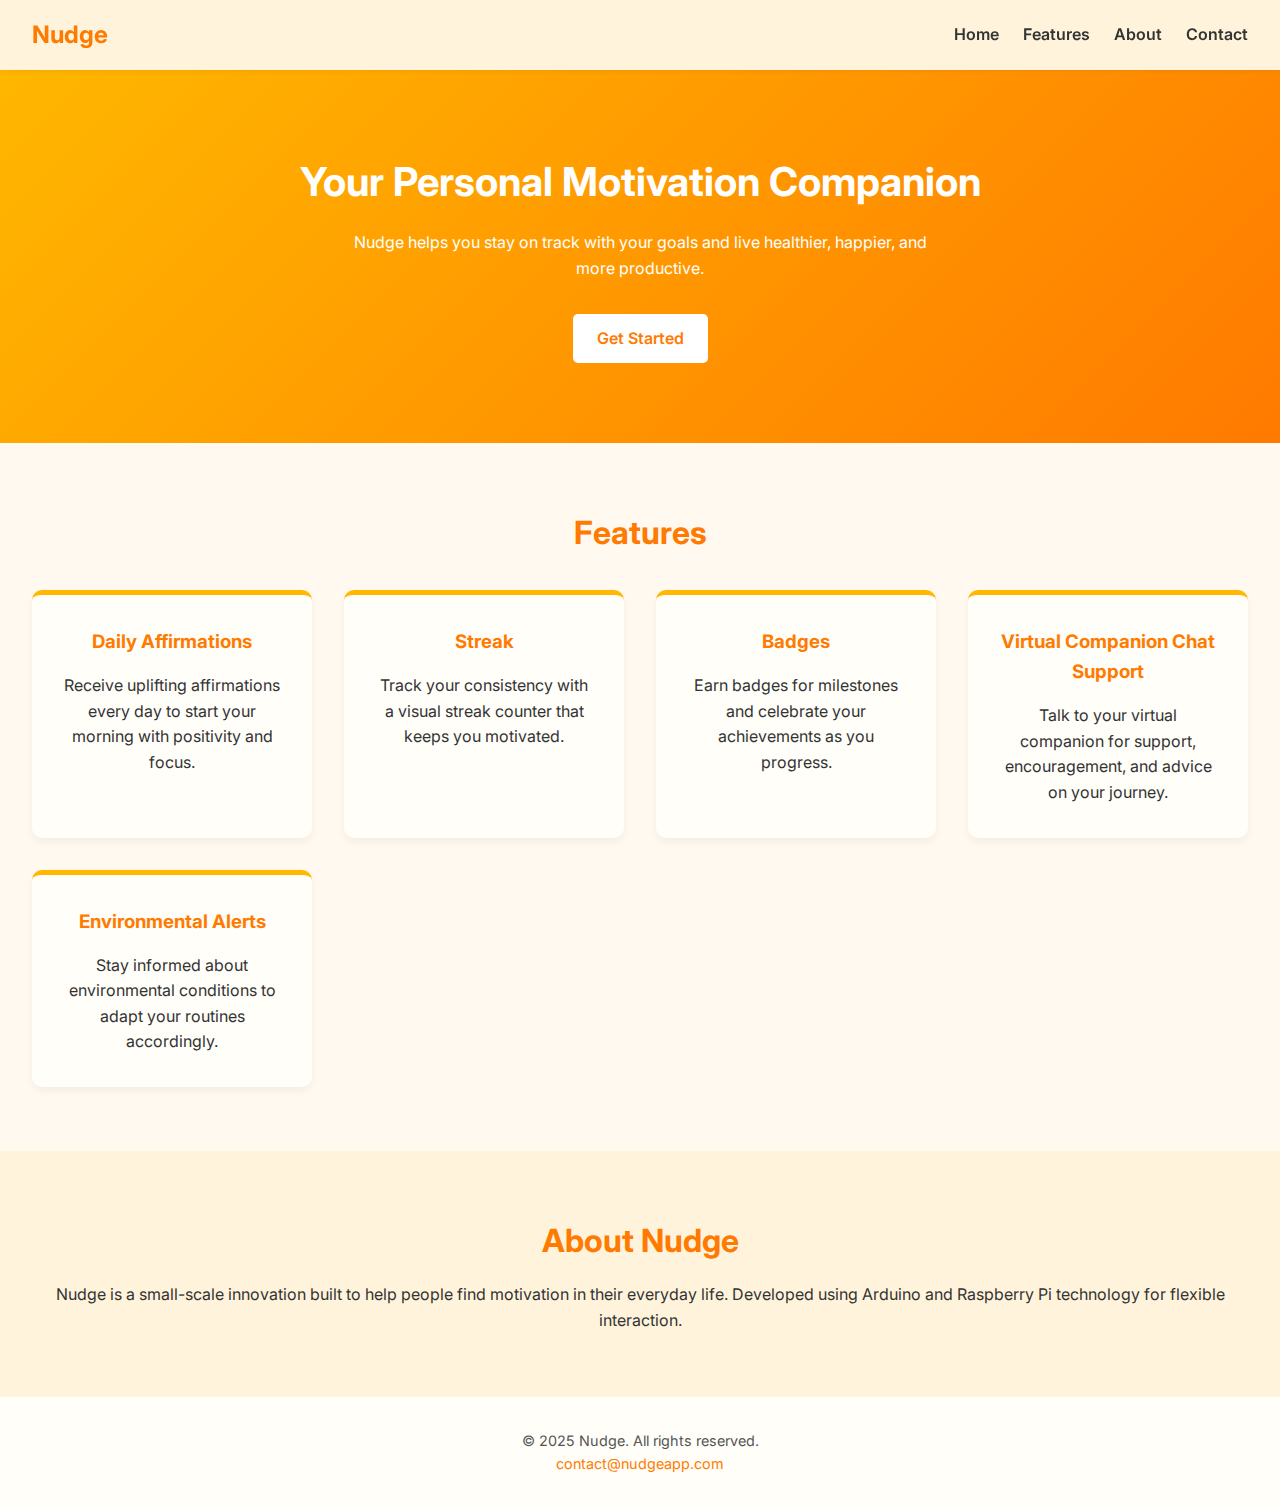
<file: index.html>
<!DOCTYPE html>
<html lang="en">
<head>
  <meta charset="UTF-8" />
  <meta name="viewport" content="width=device-width, initial-scale=1.0" />
  <meta name="description" content="Nudge - Motivation Companion">
  <title>Nudge</title>

  <!-- Google Fonts -->
  <link rel="preconnect" href="https://fonts.googleapis.com">
  <link rel="preconnect" href="https://fonts.gstatic.com" crossorigin>
  <link href="https://fonts.googleapis.com/css2?family=Inter:wght@400;600;700&display=swap" rel="stylesheet">

  <!-- External CSS -->
  <link rel="stylesheet" href="style.css">
</head>
<body>
  <header>
    <div class="logo">Nudge</div>
    <nav>
      <ul>
        <li><a href="#">Home</a></li>
        <li><a href="#features">Features</a></li>
        <li><a href="#about">About</a></li>
        <li><a href="#contact">Contact</a></li>
      </ul>
    </nav>
  </header>

  <section class="hero">
    <div class="hero-content">
      <h1>Your Personal Motivation Companion</h1>
      <p>Nudge helps you stay on track with your goals and live healthier, happier, and more productive.</p>
      <a href="visualizer.html" class="btn">Get Started</a>
    </div>
  </section>

  <section id="features" class="features">
    <h2>Features</h2>
    <div class="feature-grid">
      <div class="feature-card">
        <h3>Daily Affirmations</h3>
        <p>Receive uplifting affirmations every day to start your morning with positivity and focus.</p>
      </div>
      <div class="feature-card">
        <h3>Streak</h3>
        <p>Track your consistency with a visual streak counter that keeps you motivated.</p>
      </div>
      <div class="feature-card">
        <h3>Badges</h3>
        <p>Earn badges for milestones and celebrate your achievements as you progress.</p>
      </div>
      <div class="feature-card">
        <h3>Virtual Companion Chat Support</h3>
        <p>Talk to your virtual companion for support, encouragement, and advice on your journey.</p>
      </div>
      <div class="feature-card">
        <h3>Environmental Alerts</h3>
        <p>Stay informed about environmental conditions to adapt your routines accordingly.</p>
      </div>
    </div>
  </section>

  <section id="about" class="about">
    <h2>About Nudge</h2>
    <p>Nudge is a small-scale innovation built to help people find motivation in their everyday life. Developed using Arduino and Raspberry Pi technology for flexible interaction.</p>
  </section>

  <footer id="contact">
    <p>&copy; 2025 Nudge. All rights reserved.</p>
    <p><a href="mailto:contact@nudgeapp.com">contact@nudgeapp.com</a></p>
  </footer>
</body>
</html>
</file>
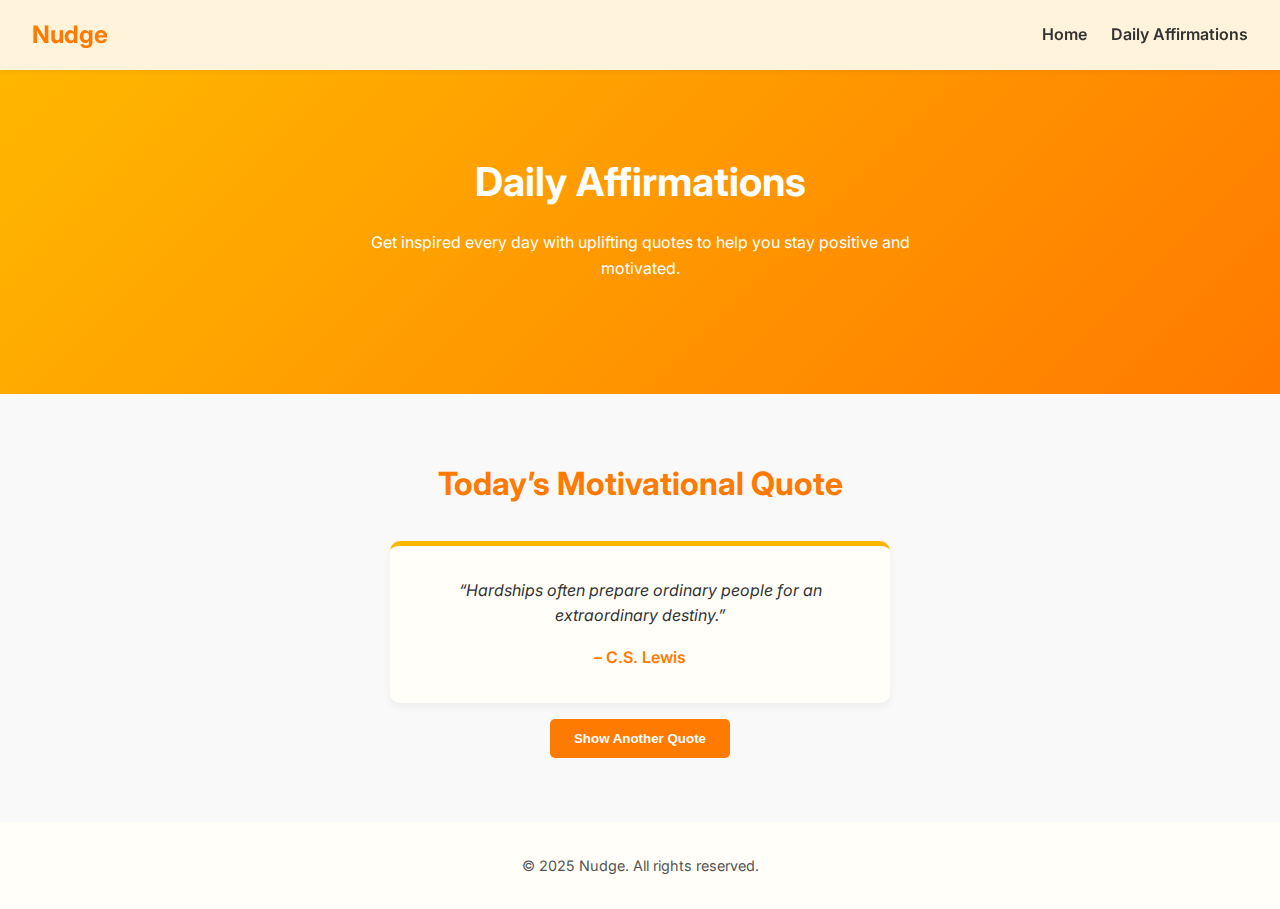
<file: affirmations.html>
<!DOCTYPE html>
<html lang="en">
<head>
  <meta charset="UTF-8" />
  <meta name="viewport" content="width=device-width, initial-scale=1.0" />
  <meta name="description" content="Daily Affirmations – Nudge">
  <title>Daily Affirmations – Nudge</title>

  <!-- Fonts + CSS -->
  <link rel="preconnect" href="https://fonts.googleapis.com">
  <link rel="preconnect" href="https://fonts.gstatic.com" crossorigin>
  <link href="https://fonts.googleapis.com/css2?family=Inter:wght@400;600;700&display=swap" rel="stylesheet">
  <link rel="stylesheet" href="style.css">
</head>
<body>
  <header>
    <div class="logo">Nudge</div>
    <nav>
      <ul>
        <li><a href="index.html">Home</a></li>
        <li><a href="#">Daily Affirmations</a></li>
      </ul>
    </nav>
  </header>

  <section class="hero">
    <div class="hero-content">
      <h1>Daily Affirmations</h1>
      <p>Get inspired every day with uplifting quotes to help you stay positive and motivated.</p>
    </div>
  </section>

  <section class="affirmations">
    <h2>Today’s Motivational Quote</h2>
    <div class="quote-card" id="quoteBox">
      <!-- JS inserts quote here -->
    </div>
    <!-- 👇 Button moved directly after the box -->
    <div class="quote-btn-container">
      <button id="newQuoteBtn" class="feature-btn">Show Another Quote</button>
    </div>
  </section>

  <footer>
    <p>&copy; 2025 Nudge. All rights reserved.</p>
  </footer>

  <script src="affirmations.js"></script>
</body>
</html>
</file>
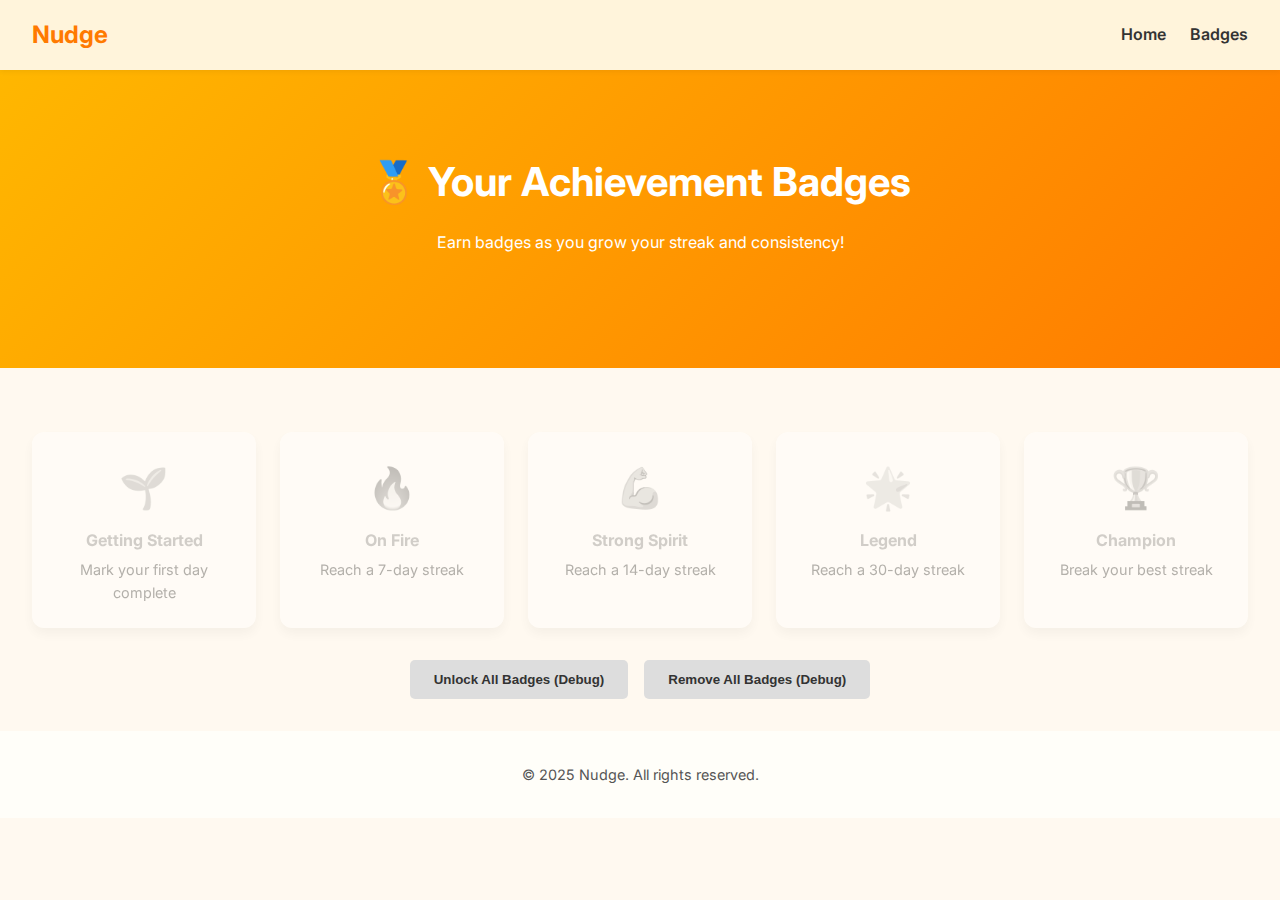
<file: badges.html>
<!DOCTYPE html>
<html lang="en">
<head>
  <meta charset="UTF-8" />
  <meta name="viewport" content="width=device-width, initial-scale=1.0" />
  <meta name="description" content="Badges – Nudge">
  <title>Badges – Nudge</title>

  <!-- Fonts + CSS -->
  <link rel="preconnect" href="https://fonts.googleapis.com">
  <link rel="preconnect" href="https://fonts.gstatic.com" crossorigin>
  <link href="https://fonts.googleapis.com/css2?family=Inter:wght@400;600;700&display=swap" rel="stylesheet">
  <link rel="stylesheet" href="style.css">
</head>
<body>
  <header>
    <div class="logo">Nudge</div>
    <nav>
      <ul>
        <li><a href="index.html">Home</a></li>
        <li><a href="#">Badges</a></li>
      </ul>
    </nav>
  </header>

  <section class="hero">
    <div class="hero-content">
      <h1>🏅 Your Achievement Badges</h1>
      <p>Earn badges as you grow your streak and consistency!</p>
    </div>
  </section>

<section class="badges-section">
  <div class="badge-grid" id="badgeGrid">
    <!-- Badges will be inserted here by JS -->
  </div>
  <div class="debug-btn-container">
    <button id="unlockAllBtn" class="feature-btn">Unlock All Badges (Debug)</button>
    <button id="resetAllBtn" class="feature-btn">Remove All Badges (Debug)</button>
  </div>
</section>

  <footer>
    <p>&copy; 2025 Nudge. All rights reserved.</p>
  </footer>

  <script src="badges.js"></script>
</body>
</html>
</file>
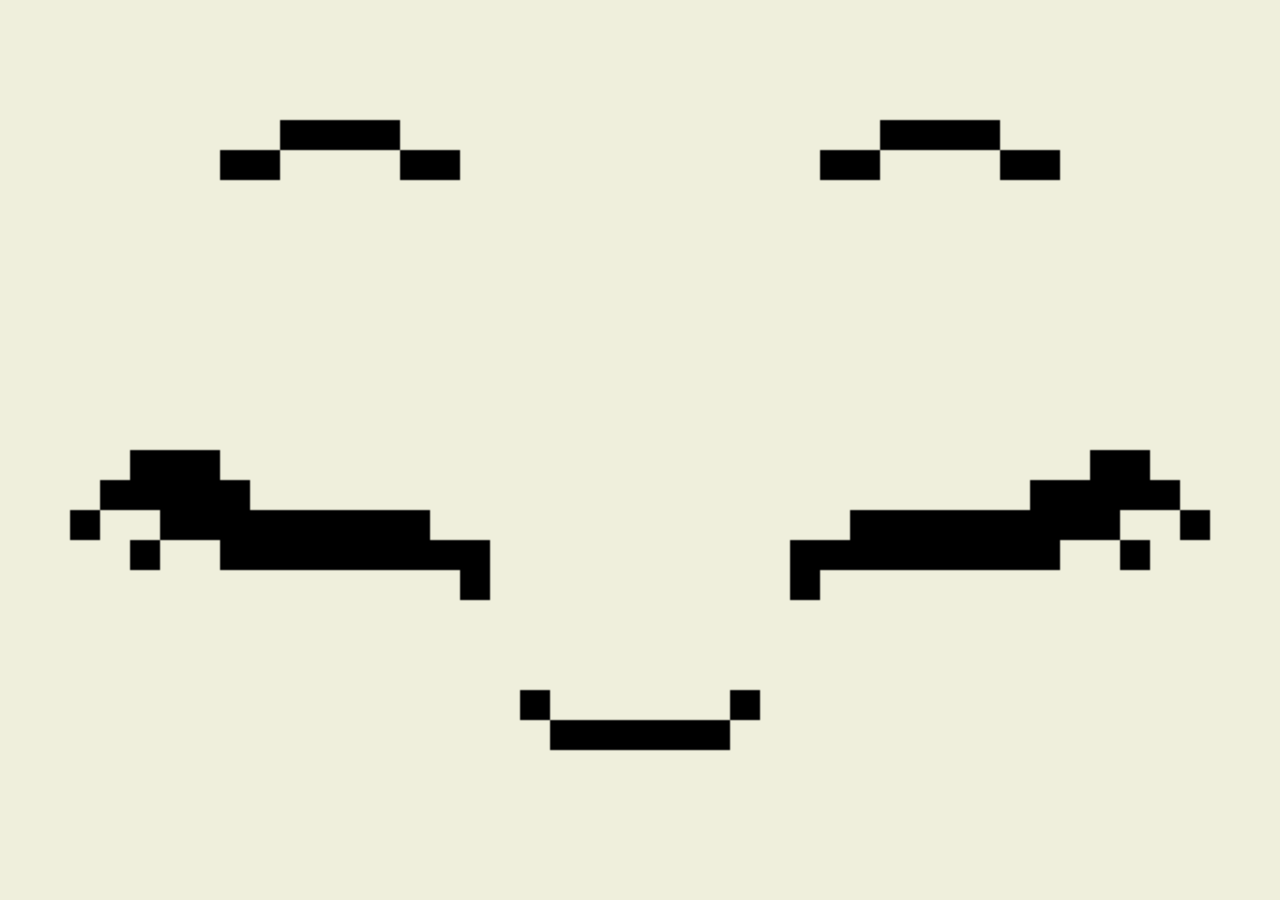
<file: idle.html>
<!DOCTYPE html>
<html lang="en">
<head>
  <meta charset="UTF-8">
  <meta name="viewport" content="width=device-width, initial-scale=1.0">
  <meta name="description" content="Nudge - Idle Screen">
  <title>Idle - Nudge</title>
  <link rel="stylesheet" href="style.css">
  <style>
    /* Fullscreen Paula GIF */
    html, body {
      margin: 0;
      padding: 0;
      height: 100%;
      width: 100%;
      background: #000; /* black background for contrast */
      display: flex;
      align-items: center;
      justify-content: center;
      cursor: pointer; /* show pointer so user knows it’s clickable */
    }

    .paula-gif-fullscreen {
      width: 100%;
      height: 100%;
      object-fit: cover;
    }
  </style>
</head>
<body onclick="window.location.href='index.html'">
  <img src="paula.gif" alt="Paula Companion" class="paula-gif-fullscreen">
</body>
</html>
</file>
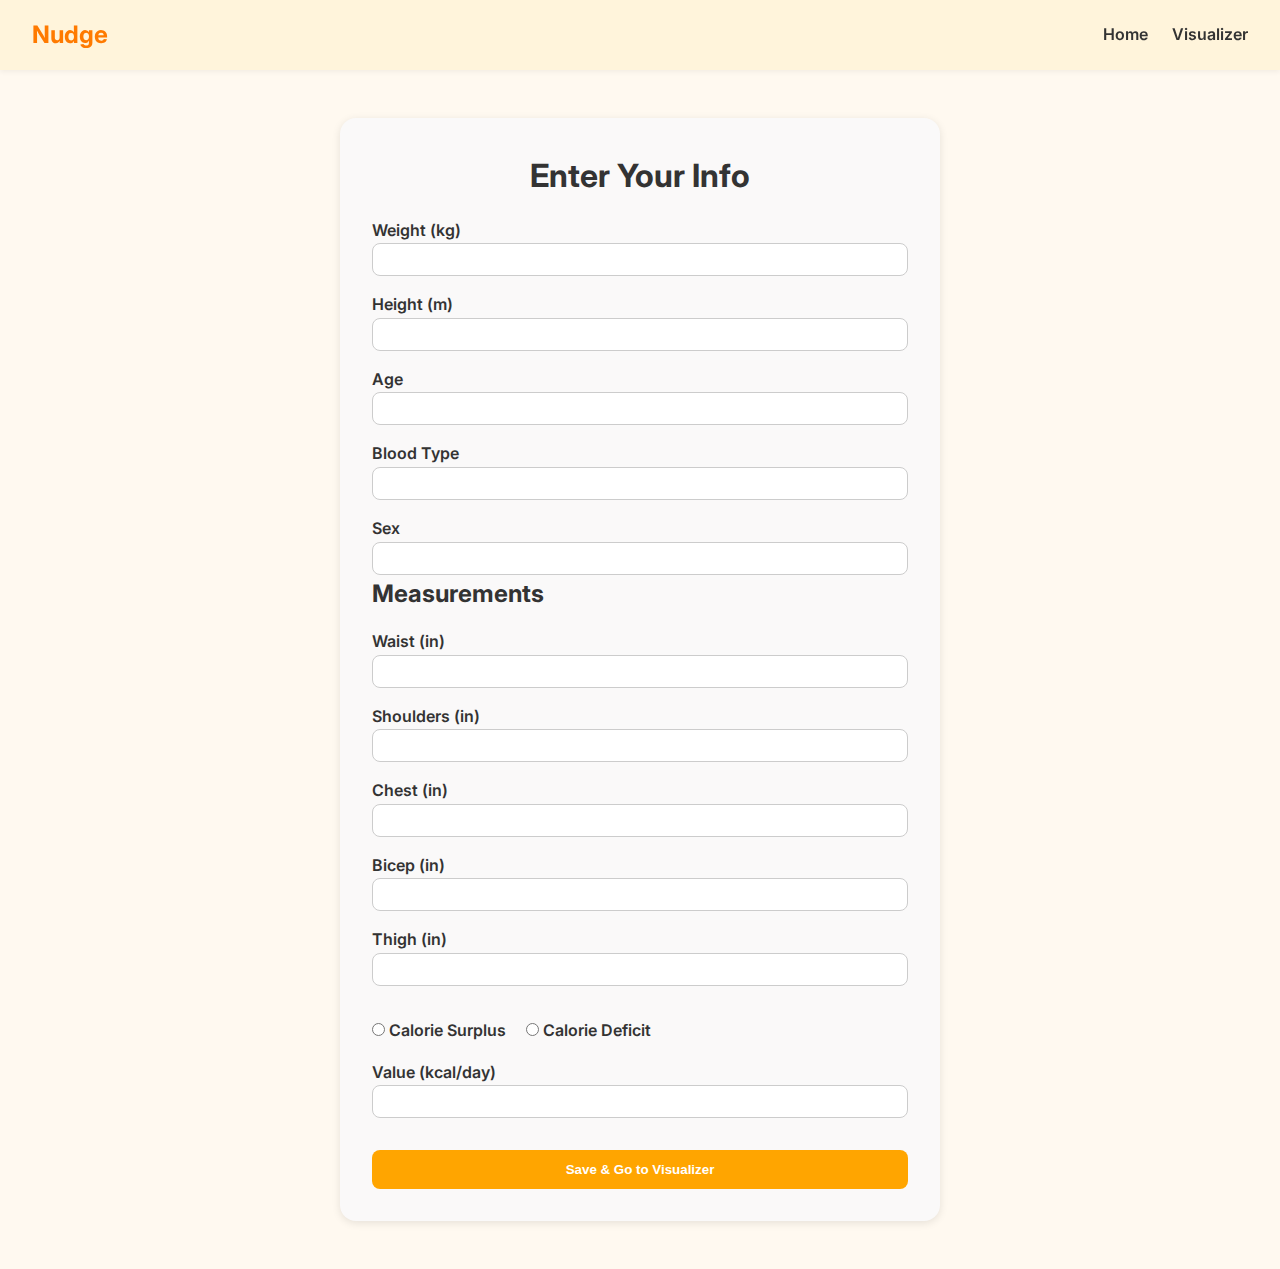
<file: input.html>
<!DOCTYPE html>
<html lang="en">
<head>
  <meta charset="UTF-8">
  <meta name="viewport" content="width=device-width, initial-scale=1.0">
  <title>Nudge - Input Data</title>
  <link rel="preconnect" href="https://fonts.googleapis.com">
  <link rel="preconnect" href="https://fonts.gstatic.com" crossorigin>
  <link href="https://fonts.googleapis.com/css2?family=Inter:wght@400;600;700&display=swap" rel="stylesheet">
  <link rel="stylesheet" href="style.css">
  <style>
    .input-form{
      max-width:600px;
      margin:3rem auto;
      padding:2rem;
      background:#faf9f9;
      border-radius:1rem;
      box-shadow:0 2px 8px rgba(0,0,0,0.1);
    }
    .input-form h1{
      text-align:center;
      margin-bottom:1rem;
    }
    .input-form label{
      display:block;
      font-weight:600;
      margin-top:1rem;
    }
    .input-form input[type="text"],
    .input-form input[type="number"]{
      width:100%;
      padding:0.5rem;
      border:1px solid #ccc;
      border-radius:0.5rem;
    }
    .checkbox-group{
      margin-top:1rem;
    }
    .checkbox-group label{
      display:inline-block;
      margin-right:1rem;
    }
    .input-form button{
      margin-top:2rem;
      width:100%;
      padding:0.75rem;
      background:orange;
      color:#fff;
      border:none;
      border-radius:0.5rem;
      font-weight:700;
      cursor:pointer;
    }
  </style>
</head>
<body>
  <header>
    <div class="logo">Nudge</div>
    <nav>
      <ul>
        <li><a href="index.html">Home</a></li>
        <li><a href="visualizer.html">Visualizer</a></li>
      </ul>
    </nav>
  </header>

  <div class="input-form">
    <h1>Enter Your Info</h1>
    <label>Weight (kg)</label>
    <input type="number" id="weight">
    <label>Height (m)</label>
    <input type="number" step="0.01" id="height">
    <label>Age</label>
    <input type="number" id="age">
    <label>Blood Type</label>
    <input type="text" id="bloodType">
    <label>Sex</label>
    <input type="text" id="sex">

    <h2>Measurements</h2>
    <label>Waist (in)</label><input type="number" id="waist">
    <label>Shoulders (in)</label><input type="number" id="shoulders">
    <label>Chest (in)</label><input type="number" id="chest">
    <label>Bicep (in)</label><input type="number" id="bicep">
    <label>Thigh (in)</label><input type="number" id="thigh">

    <div class="checkbox-group">
      <label><input type="radio" name="calorie" value="surplus"> Calorie Surplus</label>
      <label><input type="radio" name="calorie" value="deficit"> Calorie Deficit</label>
    </div>
    <label>Value (kcal/day)</label>
    <input type="number" id="calorieValue">

    <button onclick="saveData()">Save & Go to Visualizer</button>
  </div>

  <script>
    function saveData(){
      const data={
        weight:document.getElementById('weight').value,
        height:document.getElementById('height').value,
        age:document.getElementById('age').value,
        bloodType:document.getElementById('bloodType').value,
        sex:document.getElementById('sex').value,
        waist:document.getElementById('waist').value,
        shoulders:document.getElementById('shoulders').value,
        chest:document.getElementById('chest').value,
        bicep:document.getElementById('bicep').value,
        thigh:document.getElementById('thigh').value,
        caloriePlan:document.querySelector('input[name="calorie"]:checked')?.value || '',
        calorieValue:document.getElementById('calorieValue').value
      };
      localStorage.setItem('userData',JSON.stringify(data));
      window.location.href='visualizer.html';
    }
  </script>
</body>
</html>
</file>
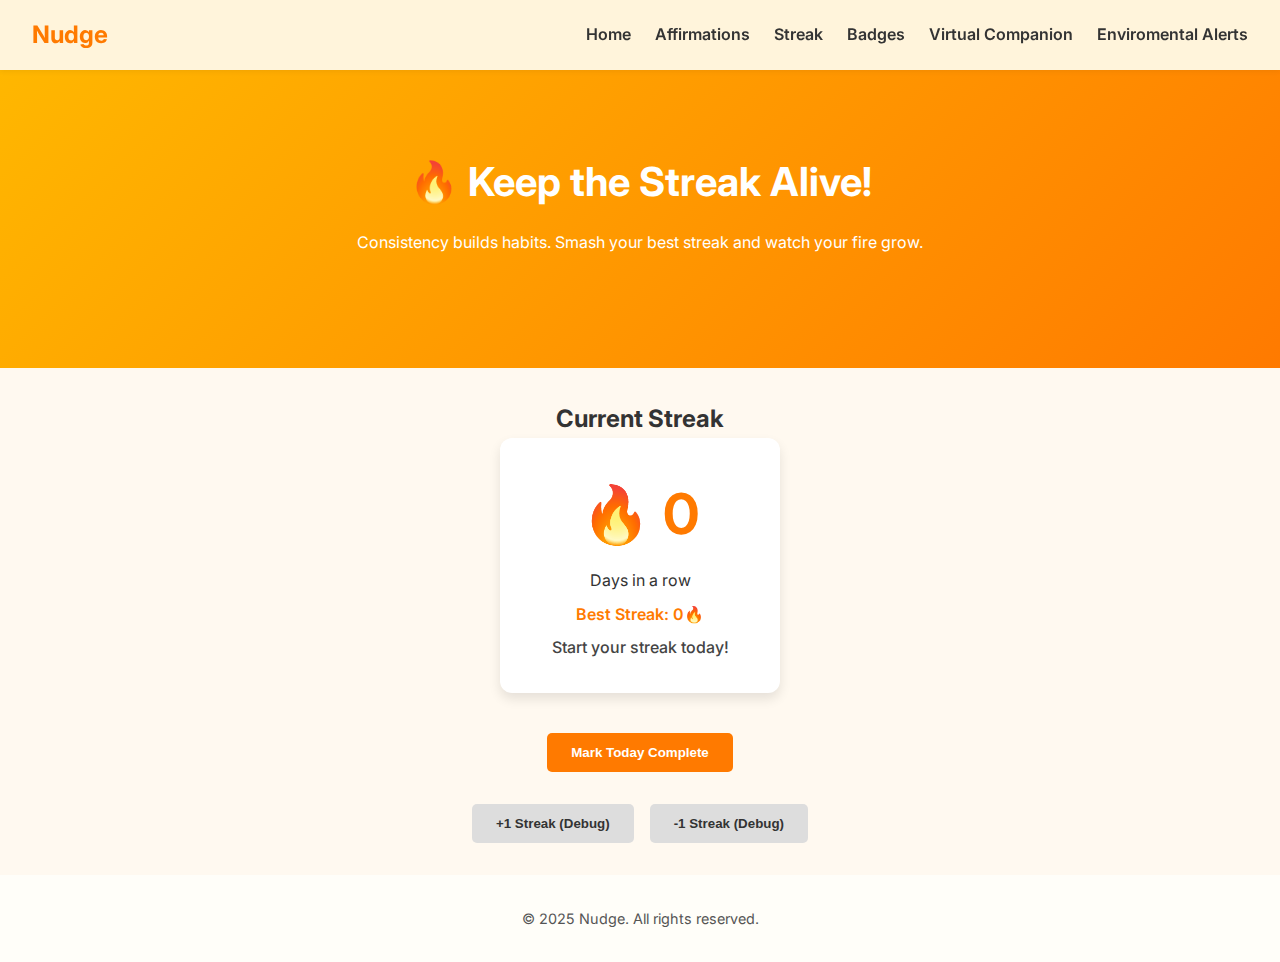
<file: streak.html>
<!DOCTYPE html>
<html lang="en">
<head>
  <meta charset="UTF-8" />
  <meta name="viewport" content="width=device-width, initial-scale=1.0" />
  <meta name="description" content="Daily Streak – Nudge">
  <title>Daily Streak – Nudge</title>

  <!-- Fonts + CSS -->
  <link rel="preconnect" href="https://fonts.googleapis.com">
  <link rel="preconnect" href="https://fonts.gstatic.com" crossorigin>
  <link href="https://fonts.googleapis.com/css2?family=Inter:wght@400;600;700&display=swap" rel="stylesheet">
  <link rel="stylesheet" href="style.css">
</head>
<body>
  <header>
    <div class="logo">Nudge</div>
    <nav>
      <ul>
        <li><a href="index.html">Home</a></li>
        <li><a href="affirmations.html">Affirmations</a></li>
        <li><a href="streak.html" class="active">Streak</a></li>
        <li><a href="badges.html">Badges</a></li>
        <li><a href="virtual.html">Virtual Companion</a></li>
        <li><a href="environment.html">Enviromental Alerts</a></li>
      </ul>
    </nav>
  </header>

  <section class="hero">
    <div class="hero-content">
      <h1>🔥 Keep the Streak Alive!</h1>
      <p>Consistency builds habits. Smash your best streak and watch your fire grow.</p>
    </div>
  </section>

<section class="streak-section">
  <h2>Current Streak</h2>
  <div class="streak-box" id="streakBox">
    <span id="streakCount">🔥 0</span>
    <p>Days in a row</p>
    <p class="best-streak">Best Streak: <span id="bestStreak">0</span>🔥</p>
    <p class="motivation" id="motivationText"></p>
  </div>
  <div class="streak-btn-container">
    <button id="markCompleteBtn" class="feature-btn">Mark Today Complete</button>
  </div>

  <!-- Debug buttons -->
  <div class="debug-btn-container">
    <button id="addStreakBtn" class="feature-btn">+1 Streak (Debug)</button>
    <button id="subStreakBtn" class="feature-btn">-1 Streak (Debug)</button>
  </div>
</section>


  <footer>
    <p>&copy; 2025 Nudge. All rights reserved.</p>
  </footer>

  <script src="streak.js"></script>
</body>
</html>
</file>
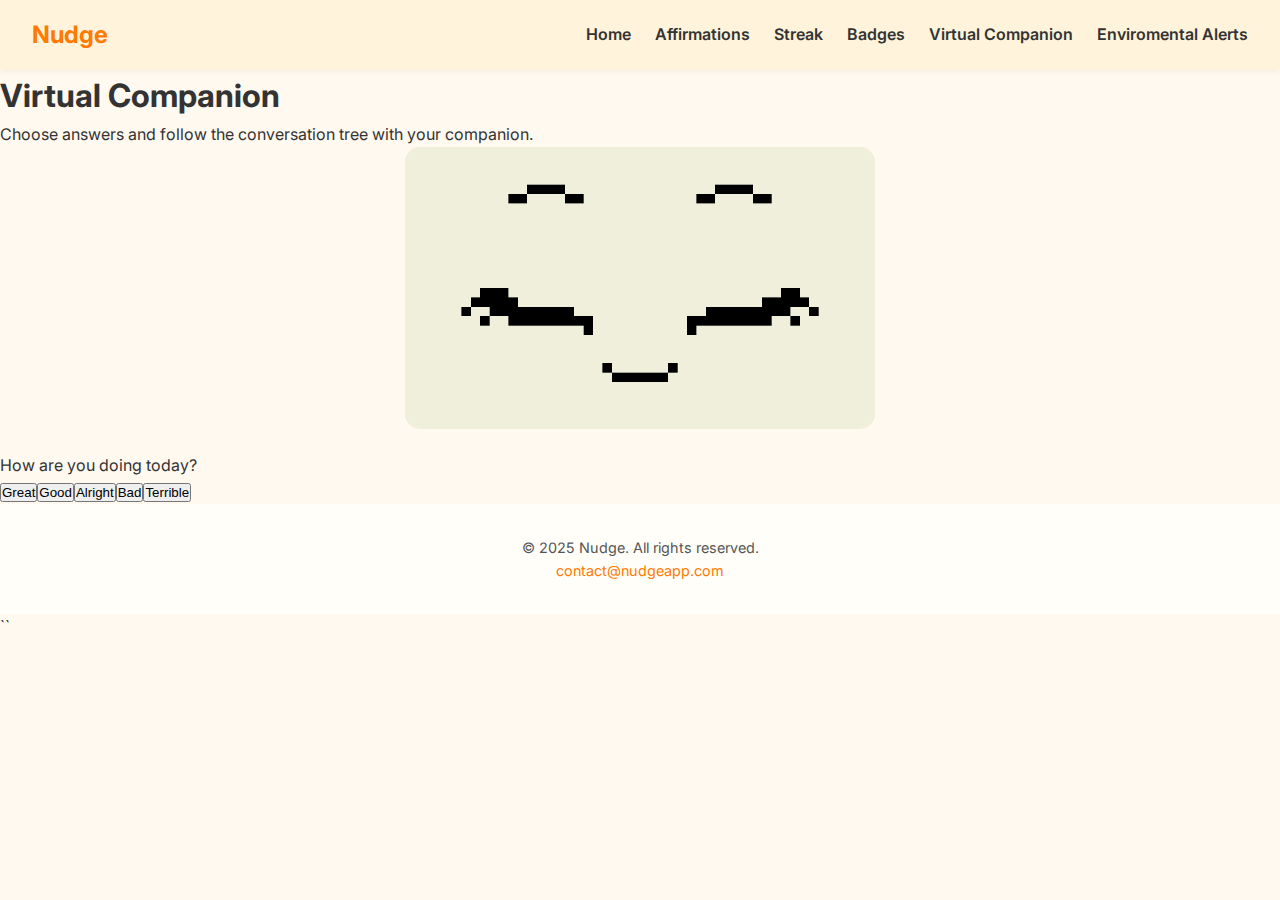
<file: virtual.html>
<!DOCTYPE html>
<html lang="en">
<head>
  <meta charset="UTF-8">
  <meta name="viewport" content="width=device-width, initial-scale=1.0">
  <meta name="description" content="Nudge - Virtual Companion">
  <title>Virtual Companion - Nudge</title>

  <!-- Google Fonts -->
  <link rel="preconnect" href="https://fonts.googleapis.com">
  <link rel="preconnect" href="https://fonts.gstatic.com" crossorigin>
  <link href="https://fonts.googleapis.com/css2?family=Inter:wght@400;600;700&display=swap" rel="stylesheet">

  <!-- Main CSS -->
  <link rel="stylesheet" href="style.css">
  <style>
    /* extra style for the GIF */
    .companion-image {
      display: block;
      margin: 0 auto 1.5rem auto;
      max-width: 470px; /* adjust size here */
      border-radius: 15px; /* optional */
    }
  </style>
</head>
<body>

  <!-- Header -->
  <header>
    <div class="logo">Nudge</div>
    <nav>
      <ul>
        <li><a href="index.html">Home</a></li>
        <li><a href="affirmations.html">Affirmations</a></li>
        <li><a href="streak.html">Streak</a></li>
        <li><a href="badges.html">Badges</a></li>
        <li><a href="virtual.html" class="active">Virtual Companion</a></li>
        <li><a href="environment.html">Enviromental Alerts</a></li>
      </ul>
    </nav>
  </header>

  <!-- Virtual Companion Section -->
  <section class="virtual-section">
    <h1>Virtual Companion</h1>
    <p class="intro">Choose answers and follow the conversation tree with your companion.</p>

    <!-- 👇 animated gif above the question box -->
    <img src="paula.gif" alt="Virtual Companion" class="companion-image">

    <div class="companion-box">
      <div class="question" id="questionBox">How are you doing today?</div>
      <div class="choices" id="choicesBox"></div>
      <div class="reply" id="replyBox"></div>
    </div>
  </section>

  <!-- Footer -->
  <footer>
    <p>&copy; 2025 Nudge. All rights reserved.</p>
    <p><a href="mailto:contact@nudgeapp.com">contact@nudgeapp.com</a></p>
  </footer>

  <script>
    // Conversation tree
    const conversation = {
      start: {
        question: "How are you doing today?",
        choices: [
          { text: "Great", next: "greatReply" },
          { text: "Good", next: "goodReply" },
          { text: "Alright", next: "alrightBranch" },
          { text: "Bad", next: "badBranch" },
          { text: "Terrible", next: "terribleBranch" }
        ]
      },
      greatReply: {
        reply: "Awesome! Keep the energy going! 🌟",
        question: "Want a productivity tip?",
        choices: [
          { text: "Yes", next: "tipYes" },
          { text: "No", next: "end" }
        ]
      },
      goodReply: {
        reply: "Nice! Keep up the good vibes! ✨",
        question: "Need some motivation?",
        choices: [
          { text: "Sure", next: "tipYes" },
          { text: "No thanks", next: "end" }
        ]
      },
      alrightBranch: {
        reply: "Every step counts, you got this 💪",
        question: "Would you like a calming exercise?",
        choices: [
          { text: "Yes please", next: "calming" },
          { text: "No", next: "end" }
        ]
      },
      badBranch: {
        reply: "I’m here for you. You’re stronger than you think ❤️",
        question: "Want a quick breathing exercise?",
        choices: [
          { text: "Yes", next: "calming" },
          { text: "No", next: "end" }
        ]
      },
      terribleBranch: {
        reply: "Tough days happen. Deep breath — I’ve got your back 🤗",
        question: "Want a small uplifting quote?",
        choices: [
          { text: "Yes", next: "quote" },
          { text: "No", next: "end" }
        ]
      },
      tipYes: {
        reply: "Tip: break your goal into 2-minute actions right now! 🚀",
        question: "Another tip?",
        choices: [
          { text: "Yes", next: "quote" },
          { text: "No", next: "end" }
        ]
      },
      calming: {
        reply: "Inhale for 4 seconds, hold 4, exhale 4… repeat a few times 🫁",
        question: "Feeling better?",
        choices: [
          { text: "Yes", next: "end" },
          { text: "No", next: "quote" }
        ]
      },
      quote: {
        reply: "“The secret of getting ahead is getting started.” — Mark Twain",
        question: "Do you want to restart or end?",
        choices: [
          { text: "Restart", next: "start" },
          { text: "End", next: "end" }
        ]
      },
      end: {
        reply: "Glad to chat! Come back anytime ❤️",
        choices: [
          { text: "Restart Conversation", next: "start" }
        ]
      }
    };

    const questionBox = document.getElementById('questionBox');
    const choicesBox = document.getElementById('choicesBox');
    const replyBox = document.getElementById('replyBox');

    function loadNode(nodeName) {
      const node = conversation[nodeName];
      replyBox.textContent = node.reply || '';
      questionBox.textContent = node.question || '';
      choicesBox.innerHTML = '';

      if (node.choices) {
        node.choices.forEach(choice => {
          const btn = document.createElement('button');
          btn.classList.add('choice-btn');
          btn.textContent = choice.text;
          btn.addEventListener('click', () => loadNode(choice.next));
          choicesBox.appendChild(btn);
        });
      }
    }

    // start conversation
    loadNode('start');
  </script>
</body>
</html>
``
</file>
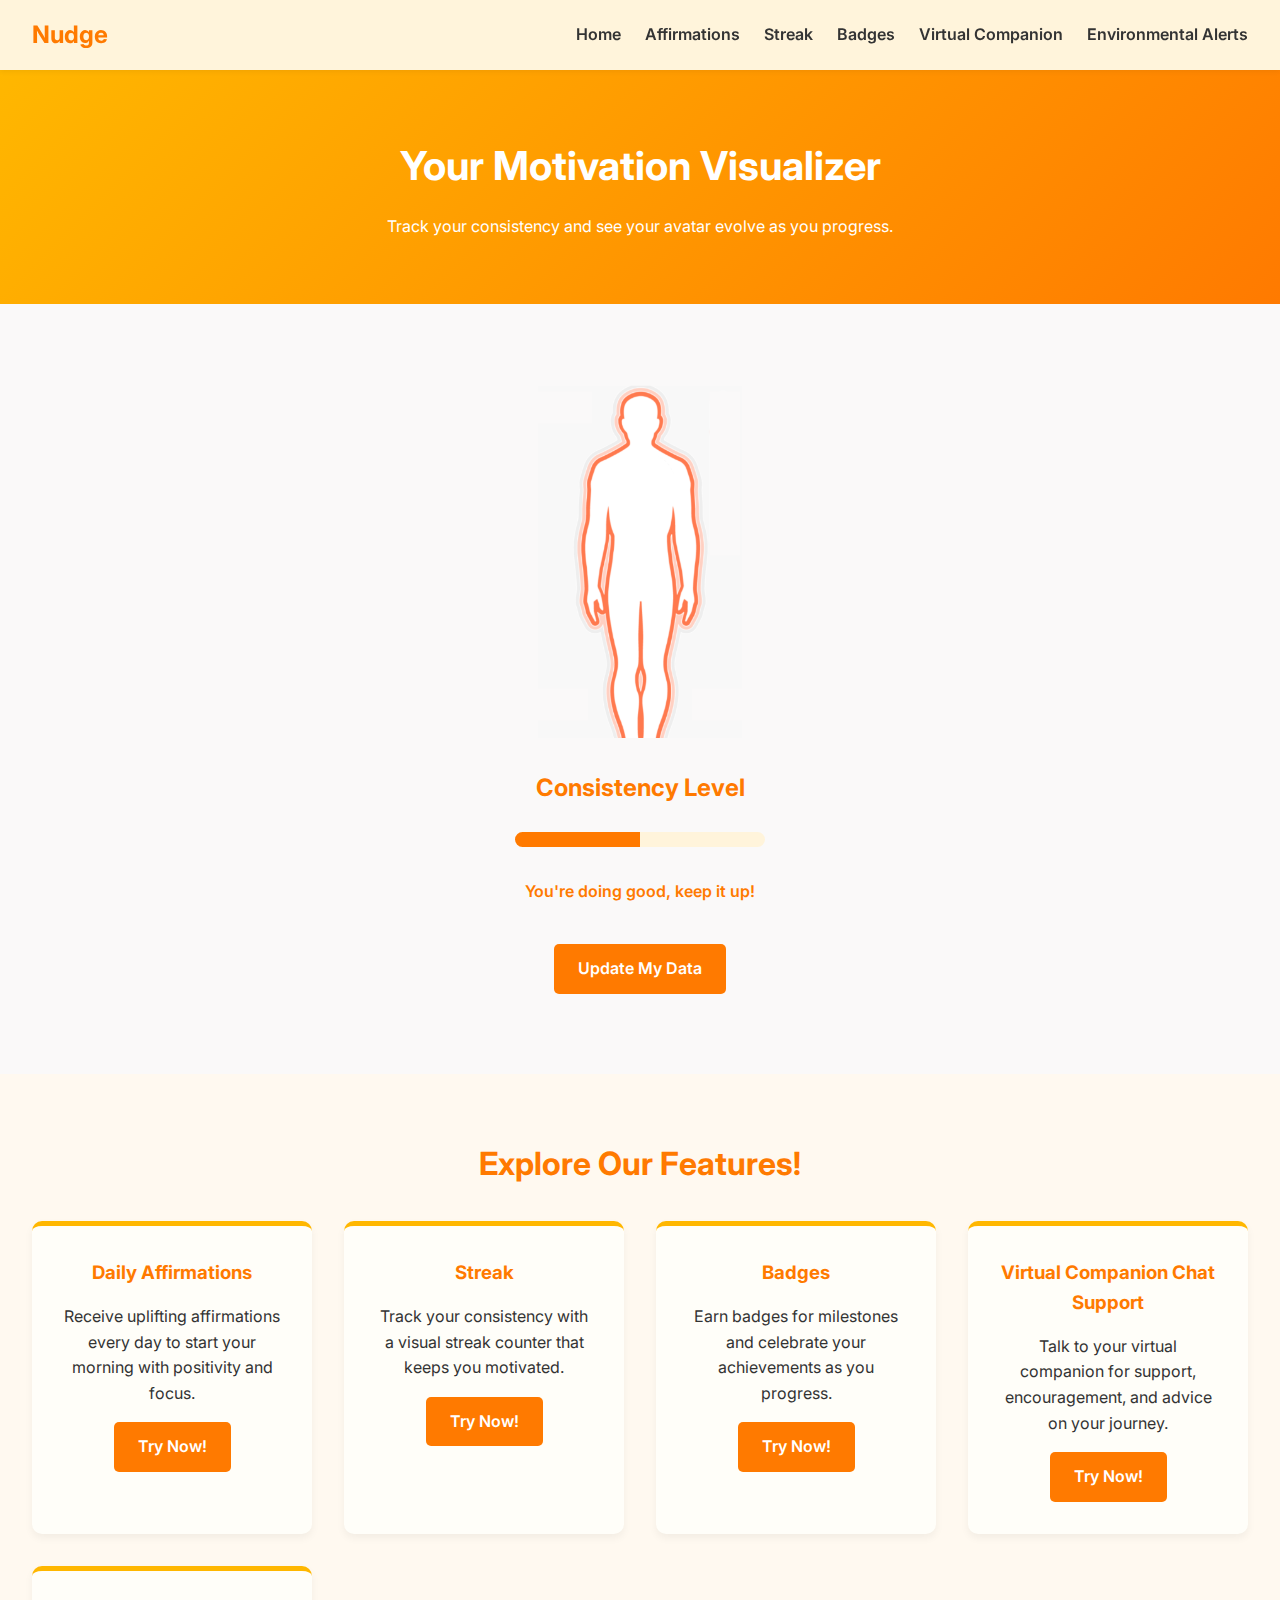
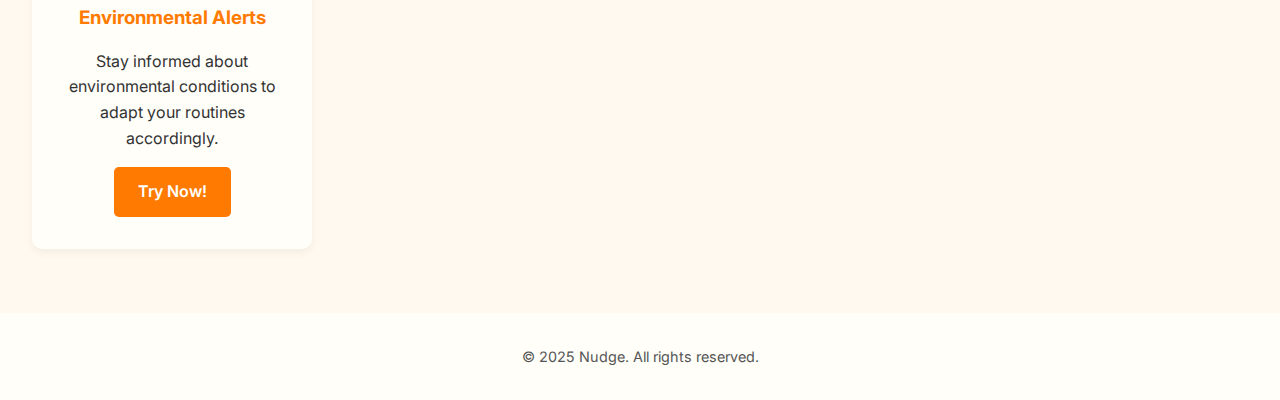
<file: visualizer.html>
<!DOCTYPE html>
<html lang="en">
<head>
  <meta charset="UTF-8" />
  <meta name="viewport" content="width=device-width, initial-scale=1.0" />
  <meta name="description" content="Nudge Visualizer">
  <title>Nudge Visualizer</title>

  <!-- Google Fonts -->
  <link rel="preconnect" href="https://fonts.googleapis.com">
  <link rel="preconnect" href="https://fonts.gstatic.com" crossorigin>
  <link href="https://fonts.googleapis.com/css2?family=Inter:wght@400;600;700&display=swap" rel="stylesheet">

  <!-- External CSS -->
  <link rel="stylesheet" href="style.css">
</head>
<body>
  <header>
    <div class="logo">Nudge</div>
    <nav>
      <ul>
        <li><a href="index.html">Home</a></li>
        <li><a href="affirmations.html">Affirmations</a></li>
        <li><a href="streak.html">Streak</a></li>
        <li><a href="badges.html">Badges</a></li>
        <li><a href="virtual.html">Virtual Companion</a></li>
        <li><a href="environment.html">Environmental Alerts</a></li>
      </ul>
    </nav>
  </header>

  <!-- Visualizer hero -->
  <section class="visualizer-hero">
    <h1>Your Motivation Visualizer</h1>
    <p>Track your consistency and see your avatar evolve as you progress.</p>
  </section>

  <!-- Visualizer main content -->
  <section class="visualizer">
    <div class="model-container">

      <!-- avatar with side info -->
      <div class="avatar-info-container">
        <div class="avatar-side-info" id="leftInfo">
          <!-- left info from input.html -->
        </div>

        <img src="AVATAR.png" alt="Avatar" class="avatar-image">

        <div class="avatar-side-info" id="rightInfo">
          <!-- right info from input.html -->
        </div>
      </div>

      <span class="progress-label">Consistency Level</span>
      <div class="progress-bar">
        <div class="progress-fill"></div>
      </div>
      <span class="progress-status">You're doing good, keep it up!</span>

      <!-- Button to go to input.html -->
      <a href="input.html" class="feature-btn" style="margin-top:1rem;">Update My Data</a>
    </div>
  </section>

  <section id="features" class="features">
    <h2>Explore Our Features!</h2>
    <div class="feature-grid">
      <div class="feature-card">
        <h3>Daily Affirmations</h3>
        <p>Receive uplifting affirmations every day to start your morning with positivity and focus.</p>
        <a href="affirmations.html" class="feature-btn">Try Now!</a>
      </div>
      <div class="feature-card">
        <h3>Streak</h3>
        <p>Track your consistency with a visual streak counter that keeps you motivated.</p>
        <a href="streak.html" class="feature-btn">Try Now!</a>
      </div>
      <div class="feature-card">
        <h3>Badges</h3>
        <p>Earn badges for milestones and celebrate your achievements as you progress.</p>
        <a href="badges.html" class="feature-btn">Try Now!</a>
      </div>
      <div class="feature-card">
        <h3>Virtual Companion Chat Support</h3>
        <p>Talk to your virtual companion for support, encouragement, and advice on your journey.</p>
        <a href="virtual.html" class="feature-btn">Try Now!</a>
      </div>
      <div class="feature-card">
        <h3>Environmental Alerts</h3>
        <p>Stay informed about environmental conditions to adapt your routines accordingly.</p>
        <a href="environment.html" class="feature-btn">Try Now!</a>
      </div>
    </div>
  </section>

  <footer>
    <p>&copy; 2025 Nudge. All rights reserved.</p>
  </footer>

<script>
  // load user data from localStorage
  const userData = JSON.parse(localStorage.getItem('userData'));
  if(userData){
    const leftInfo = document.getElementById('leftInfo');
    const rightInfo = document.getElementById('rightInfo');

    // LEFT INFO: weight, height, age, waist/shoulders/chest/bicep/thigh
    leftInfo.innerHTML = `
      <strong>Weight:</strong> ${userData.weight} kg<br>
      <strong>Height:</strong> ${userData.height} m<br>
      <strong>Age:</strong> ${userData.age} yrs<br><br>
      <strong>Waist:</strong> ${userData.waist} in<br>
      <strong>Shoulders:</strong> ${userData.shoulders} in<br>
      <strong>Chest:</strong> ${userData.chest} in<br>
      <strong>Bicep:</strong> ${userData.bicep} in<br>
      <strong>Thigh:</strong> ${userData.thigh} in
    `;

    // RIGHT INFO: BMI, blood type, sex, calorie info
    rightInfo.innerHTML = `
      <strong>BMI:</strong> ${userData.bmi}<br>
      <strong>Blood Type:</strong> ${userData.bloodType}<br>
      <strong>Sex:</strong> ${userData.sex}<br><br>
      <strong>Calorie Mode:</strong> ${userData.calorieMode}<br>
      <strong>Value:</strong> ${userData.calorieValue} kcal
    `;
  }
</script>

</body>
</html>
</file>
<file: style.css>
/* General Reset */
* {
  margin: 0;
  padding: 0;
  box-sizing: border-box;
}

body {
  font-family: 'Inter', sans-serif;
  line-height: 1.6;
  color: #333;
  background-color: #fff9f0;
}

/* Header */
header {
  display: flex;
  justify-content: space-between;
  align-items: center;
  padding: 1rem 2rem;
  background: #fff4db;
  box-shadow: 0 2px 5px rgba(0,0,0,0.05);
  position: sticky;
  top: 0;
}

.logo {
  font-size: 1.5rem;
  font-weight: 700;
  color: #ff7a00;
}

nav ul {
  display: flex;
  list-style: none;
  gap: 1.5rem;
}

nav ul li a {
  text-decoration: none;
  color: #333;
  font-weight: 600;
  transition: color 0.3s ease;
}

nav ul li a:hover {
  color: #ff7a00;
}

/* Hero Section */
.hero {
  background: linear-gradient(135deg, #ffb700, #ff7a00);
  color: #fff;
  padding: 5rem 2rem;
  text-align: center;
}

.hero h1 {
  font-size: 2.5rem;
  margin-bottom: 1rem;
}

.hero p {
  max-width: 600px;
  margin: 0 auto 2rem auto;
}

.btn {
  display: inline-block;
  padding: 0.75rem 1.5rem;
  background: #fff;
  color: #ff7a00;
  font-weight: 600;
  border-radius: 5px;
  text-decoration: none;
  transition: background 0.3s ease, color 0.3s ease;
}

.btn:hover {
  background: #fff4db;
}

/* Features */
.features {
  padding: 4rem 2rem;
  text-align: center;
}

.features h2 {
  font-size: 2rem;
  margin-bottom: 2rem;
  color: #ff7a00;
}

.feature-grid {
  display: grid;
  grid-template-columns: repeat(auto-fit, minmax(250px, 1fr));
  gap: 2rem;
}

.feature-card {
  background: #fffef9;
  padding: 2rem;
  border-radius: 10px;
  box-shadow: 0 4px 8px rgba(0,0,0,0.05);
  border-top: 5px solid #ffb700;
  transition: transform 0.3s ease;
}

.feature-card:hover {
  transform: translateY(-4px);
}

.feature-card h3 {
  margin-bottom: 1rem;
  color: #ff7a00;
}

/* About */
.about {
  padding: 4rem 2rem;
  text-align: center;
  background: #fff4db;
}

.about h2 {
  font-size: 2rem;
  margin-bottom: 1rem;
  color: #ff7a00;
}

/* Footer */
footer {
  text-align: center;
  padding: 2rem;
  background: #fffef9;
  color: #555;
  font-size: 0.9rem;
}

footer a {
  color: #ff7a00;
  text-decoration: none;
}

footer a:hover {
  text-decoration: underline;
}

/* --- Visualizer page styles --- */

/* Hero section for Visualizer */
.visualizer-hero {
  background: linear-gradient(135deg, #ffb700, #ff7a00);
  color: #fff;
  padding: 4rem 2rem;
  text-align: center;
}

.visualizer-hero h1 {
  font-size: 2.5rem;
  margin-bottom: 1rem;
}

.visualizer-hero p {
  max-width: 600px;
  margin: 0 auto;
}

/* Main visualizer section */
.visualizer {
  padding: 5rem 2rem;       /* more space under orange tab */
  display: flex;
  background-color: #faf9f9; /* new background */
  justify-content: center;
  align-items: center;
  text-align: center;
}

.model-container {
  display: flex;
  flex-direction: column;
  align-items: center;
  gap: 1.5rem;
  max-width: 400px;
  width: 100%;
}

/* Progress styles */
.progress-label {
  font-weight: 700;
  font-size: 1.5rem; /* bigger size */
  color: #ff7a00;
}


.progress-bar {
  width: 100%;
  max-width: 250px;
  height: 15px;
  background: #fff4db;
  border-radius: 10px;
  overflow: hidden;
}

.progress-fill {
  height: 100%;
  width: 50%; /* demo value */
  background: #ff7a00;
}

/* Status text below the bar */
.progress-status {
  font-weight: 600;
  color: #ff7a00;
  margin-top: 0.5rem;
}

.avatar-image {
  width: 250px;          /* same size as before */
  height: auto;          /* keep image aspect ratio */
  border-radius: 20px;   /* optional, remove if you want square corners */
}

.feature-btn {
  display: inline-block;
  margin-top: 1rem;
  padding: 0.5rem 1.2rem;
  background: #ff7a00;         /* your orange theme */
  color: #fff;
  text-decoration: none;
  font-weight: 600;
  border-radius: 6px;
  transition: background 0.3s ease;
}

.feature-btn:hover {
  background: #ff9b33;        /* lighter orange on hover */
}

/* Affirmations single-quote */
.affirmations {
  padding: 4rem 2rem;
  background: #faf9f9;
  text-align: center;
}

.affirmations h2 {
  font-size: 2rem;
  color: #ff7a00;
  margin-bottom: 2rem;
}

.quote-card {
  display: inline-block;
  background: #fffef9;
  border-top: 5px solid #ffb700;
  padding: 2rem;
  border-radius: 10px;
  box-shadow: 0 4px 8px rgba(0,0,0,0.05);
  font-style: italic;
  max-width: 500px;
}

.quote-card cite {
  display: block;
  margin-top: 1rem;
  font-weight: 600;
  font-style: normal;
  color: #ff7a00;
}

.feature-btn {
  display: inline-block;
  padding: 0.75rem 1.5rem;
  background: #ff7a00;
  color: #fff;
  font-weight: 600;
  border-radius: 5px;
  text-decoration: none;
  border: none;
  cursor: pointer;
  transition: background 0.3s ease, color 0.3s ease;
}

.feature-btn:hover {
  background: #ffb700;
}


.streak-section {
  padding: 2rem;
  text-align: center;
}

.streak-box {
  background: #fff;
  max-width: 280px;
  margin: 0 auto;
  padding: 2rem;
  border-radius: 12px;
  box-shadow: 0 6px 12px rgba(0,0,0,0.1);
  transition: transform 0.2s ease;
}

.streak-box.bounce {
  transform: scale(1.05);
}

#streakCount {
  font-size: 3.5rem;
  font-weight: 700;
  color: #ff7a00;
  display: block;
  margin-bottom: 0.5rem;
}

.best-streak {
  font-weight: 600;
  color: #ff7a00;
  margin: 0.5rem 0;
}

.motivation {
  margin-top: 0.5rem;
  font-weight: 500;
  color: #444;
}

.streak-btn-container {
  margin-top: 1.5rem;
  text-align: center;
}

.debug-btn-container {
  margin-top: 1rem;
  display: flex;
  justify-content: center;
  gap: 1rem;
}
.debug-btn-container .feature-btn {
  background-color: #ddd;
  color: #333;
}

.badges-section {
  padding: 2rem;
  text-align: center;
}

.badge-grid {
  display: grid;
  grid-template-columns: repeat(auto-fit, minmax(150px, 1fr));
  gap: 1.5rem;
  margin-top: 2rem;
}

.badge-card {
  background: #fff;
  padding: 1.5rem;
  border-radius: 12px;
  box-shadow: 0 6px 12px rgba(0,0,0,0.1);
  transition: transform 0.2s ease, opacity 0.2s ease;
}

.badge-card.locked {
  opacity: 0.4;
  filter: grayscale(100%);
}

.badge-card:hover {
  transform: translateY(-4px);
}

.badge-icon {
  font-size: 2.5rem;
  margin-bottom: 0.5rem;
}

.badge-title {
  font-weight: 700;
  color: #ff7a00;
}

.badge-desc {
  font-size: 0.9rem;
  color: #444;
  margin-top: 0.25rem;
}
</file>
